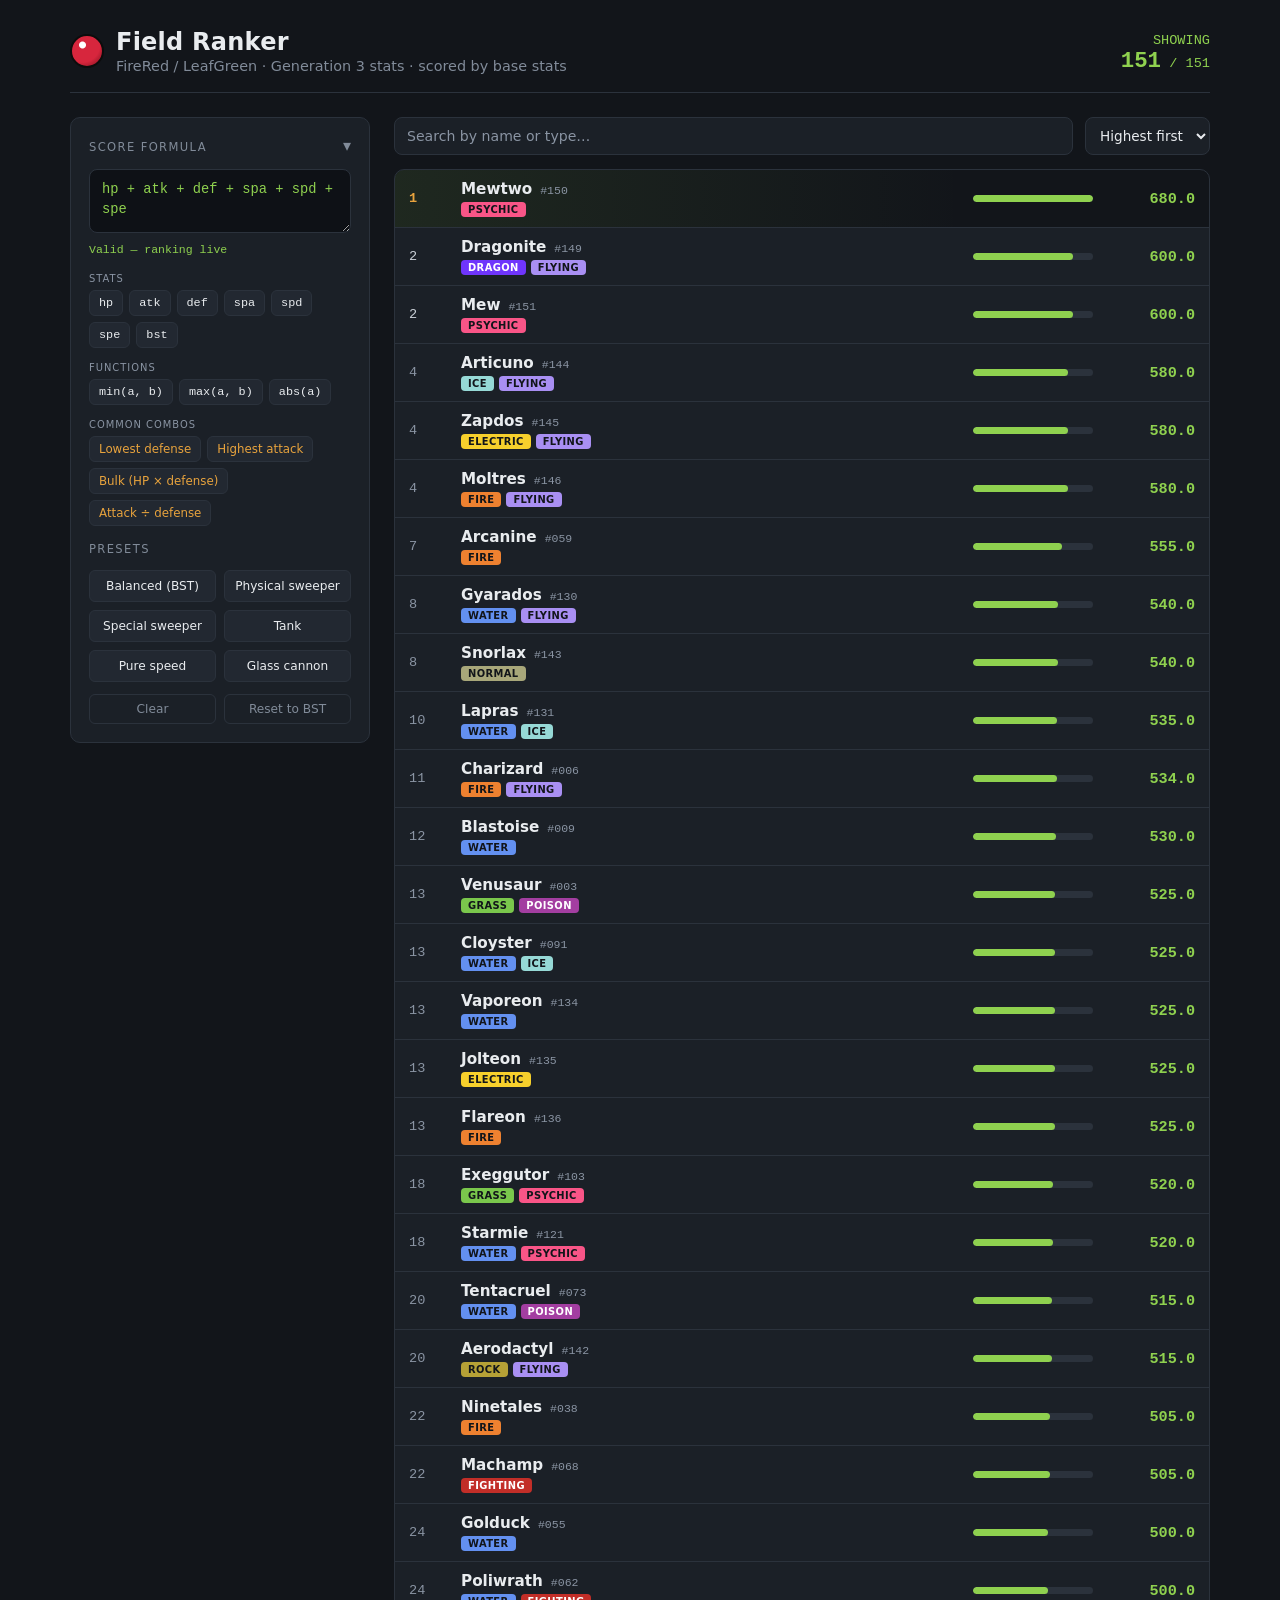
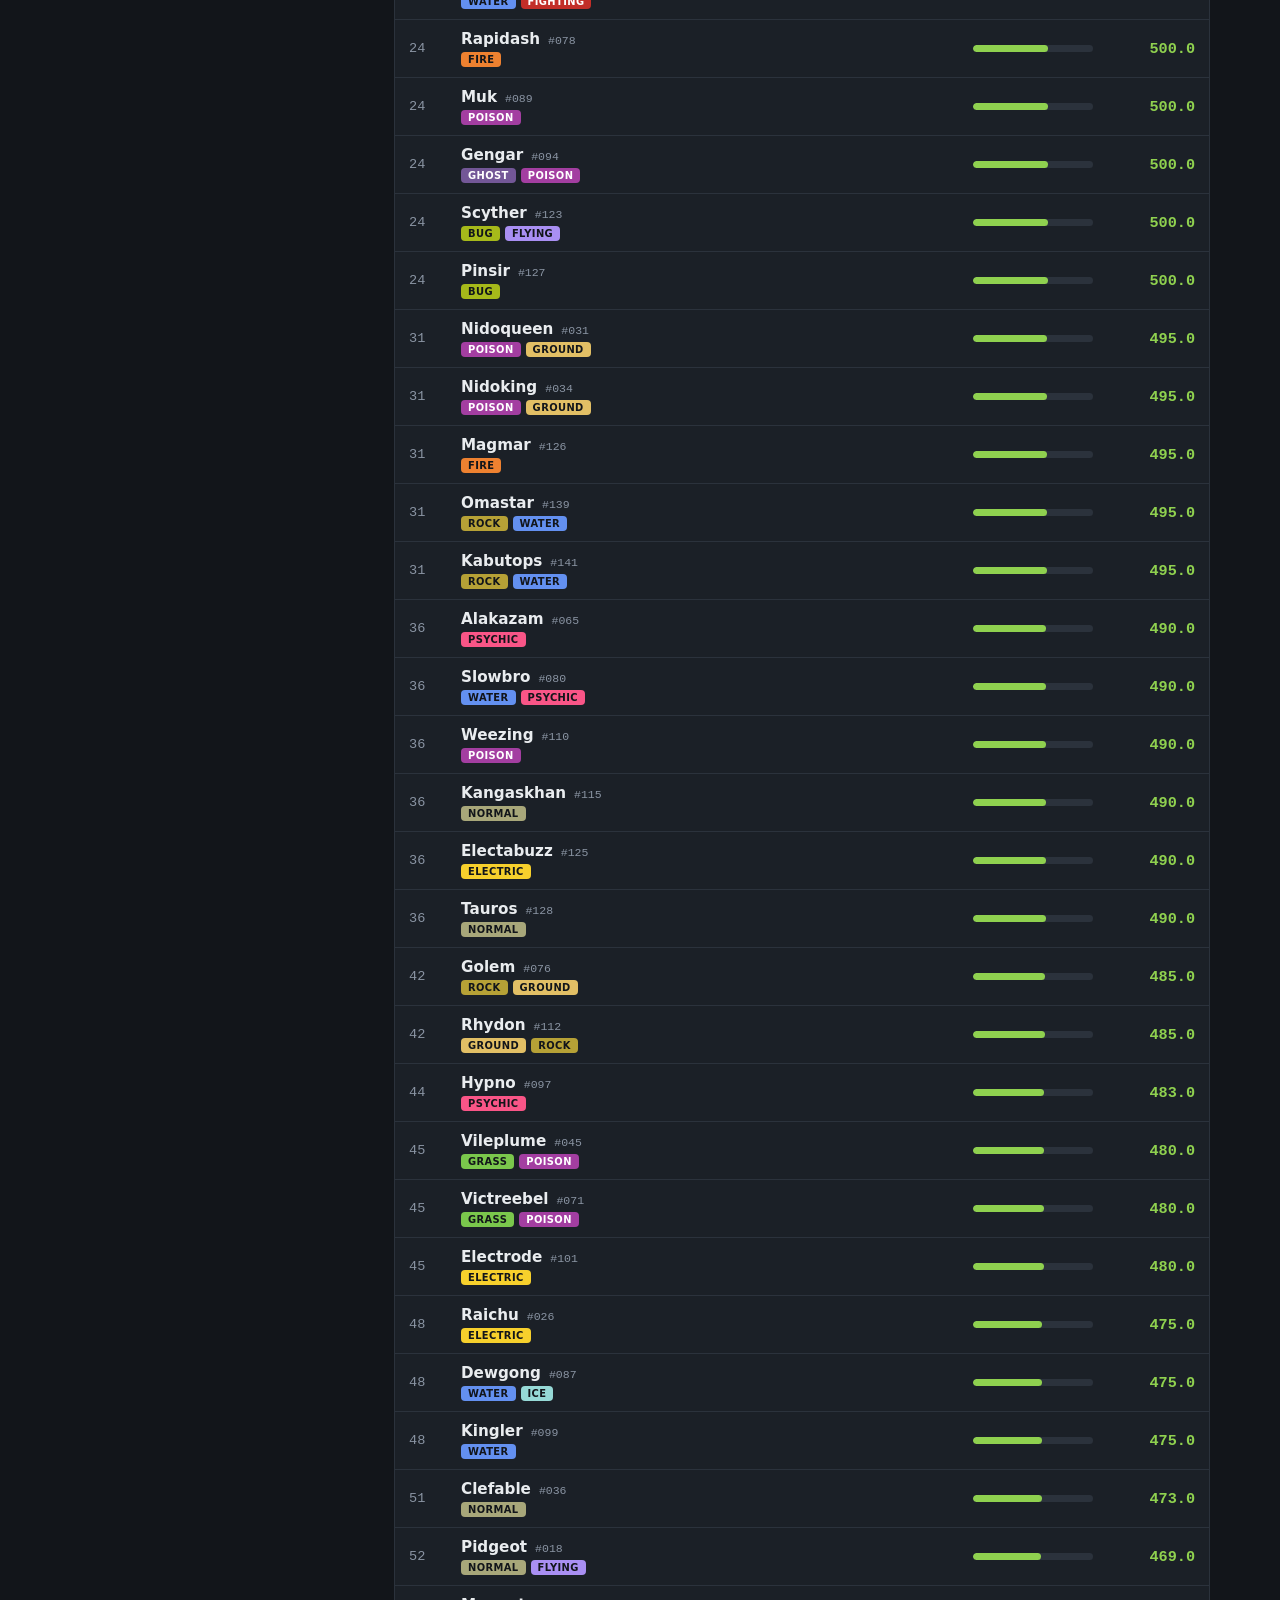
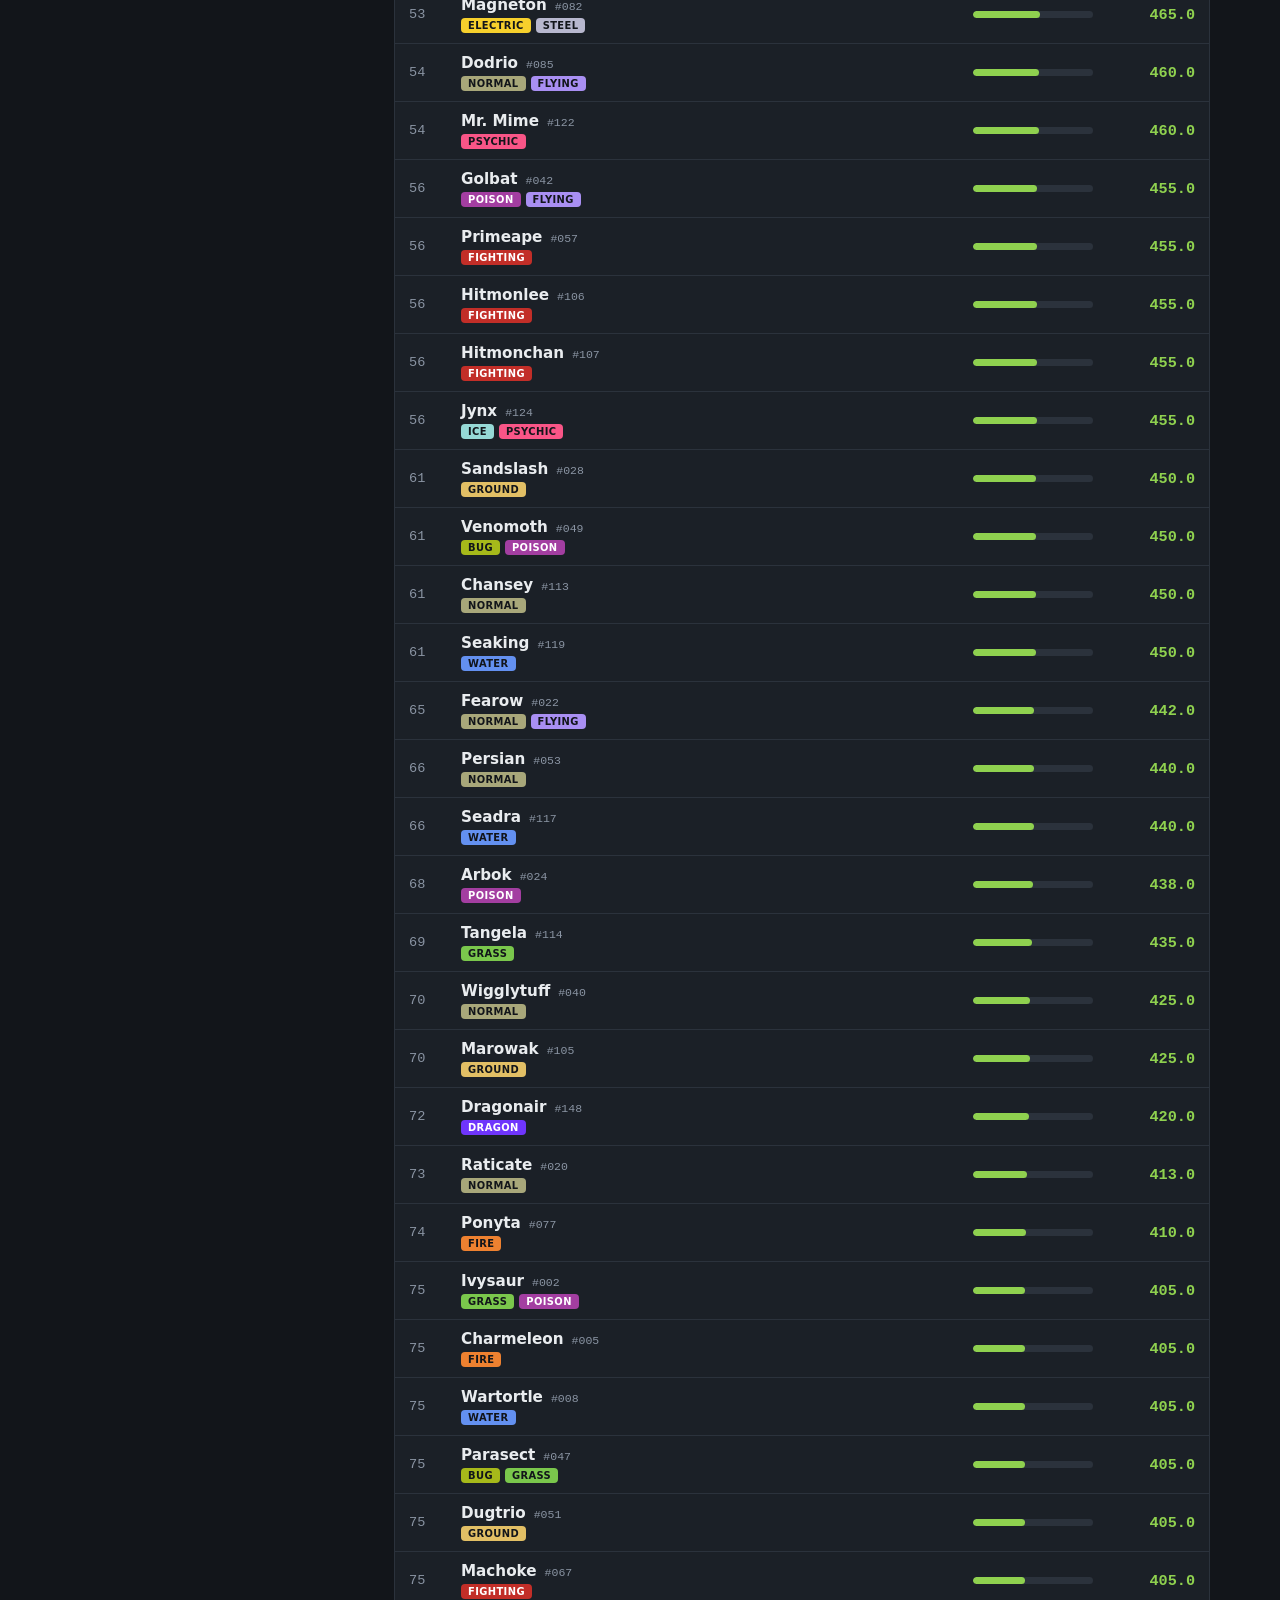
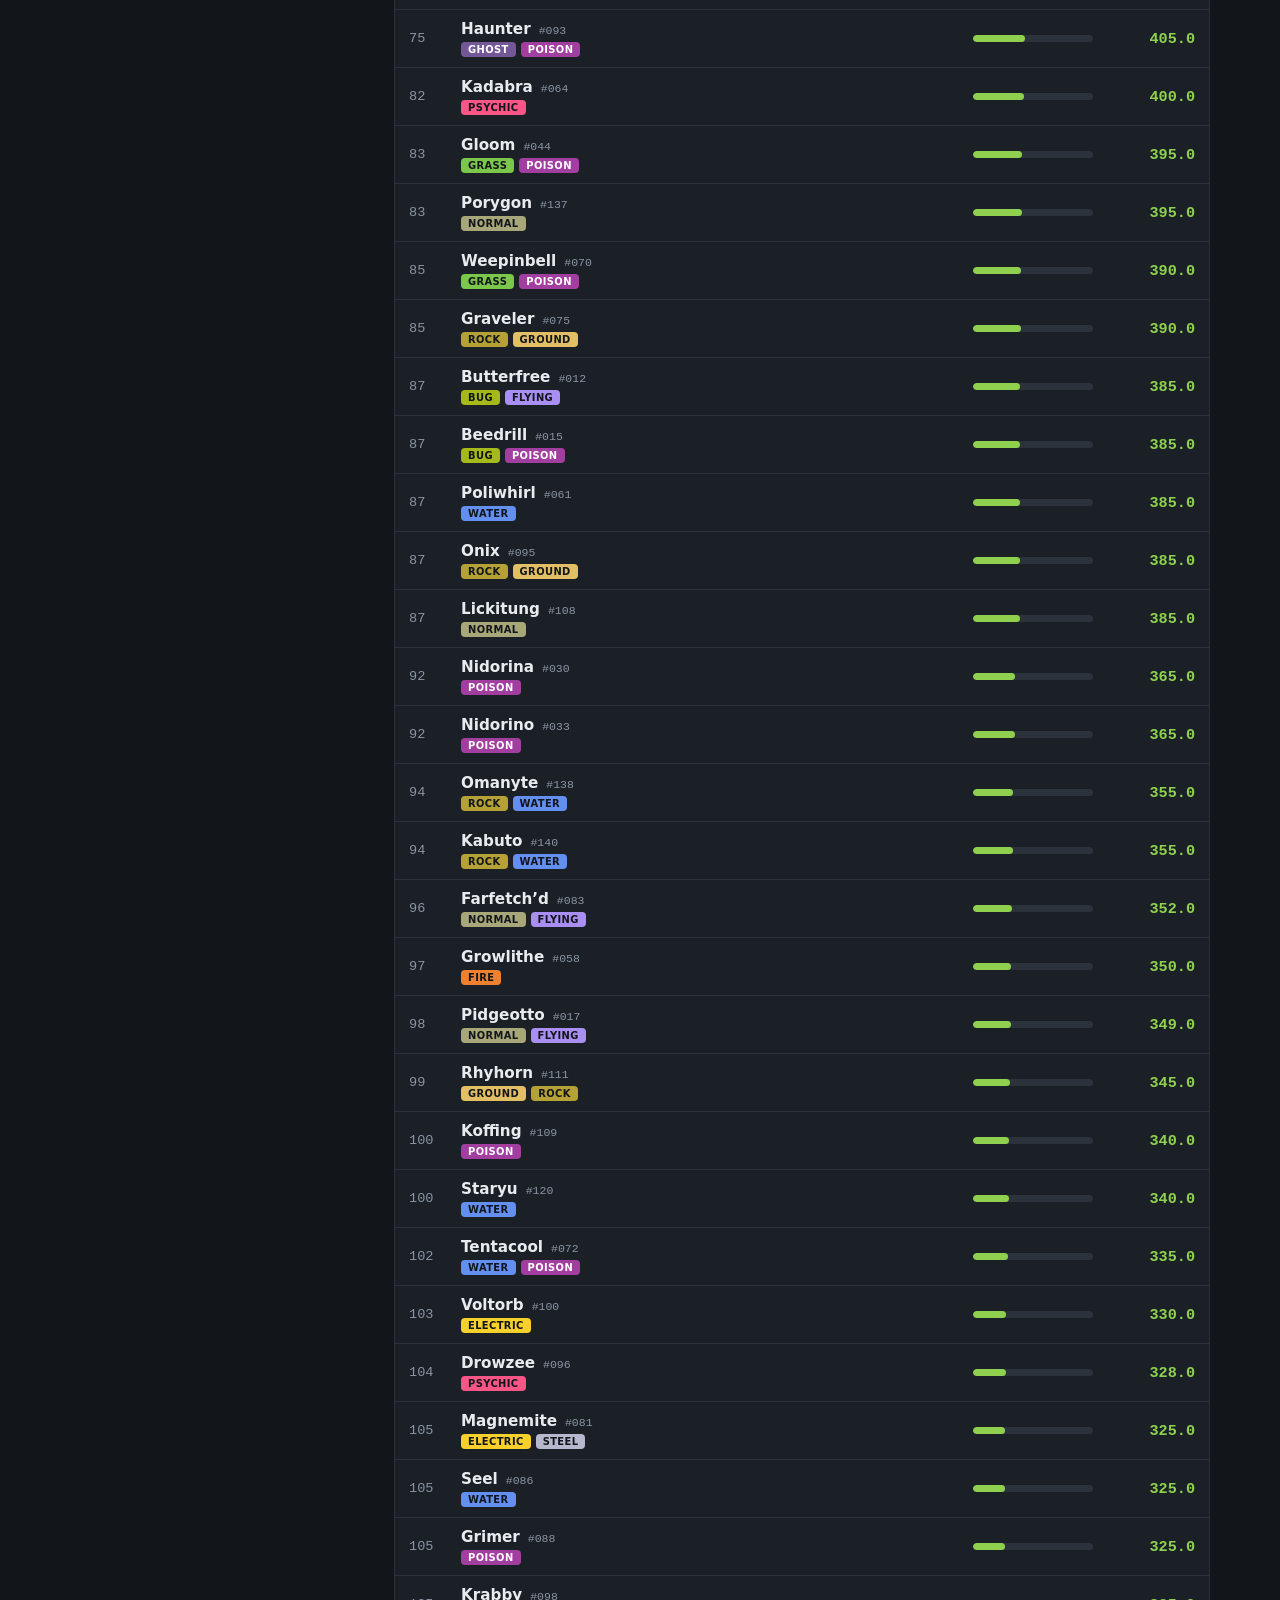
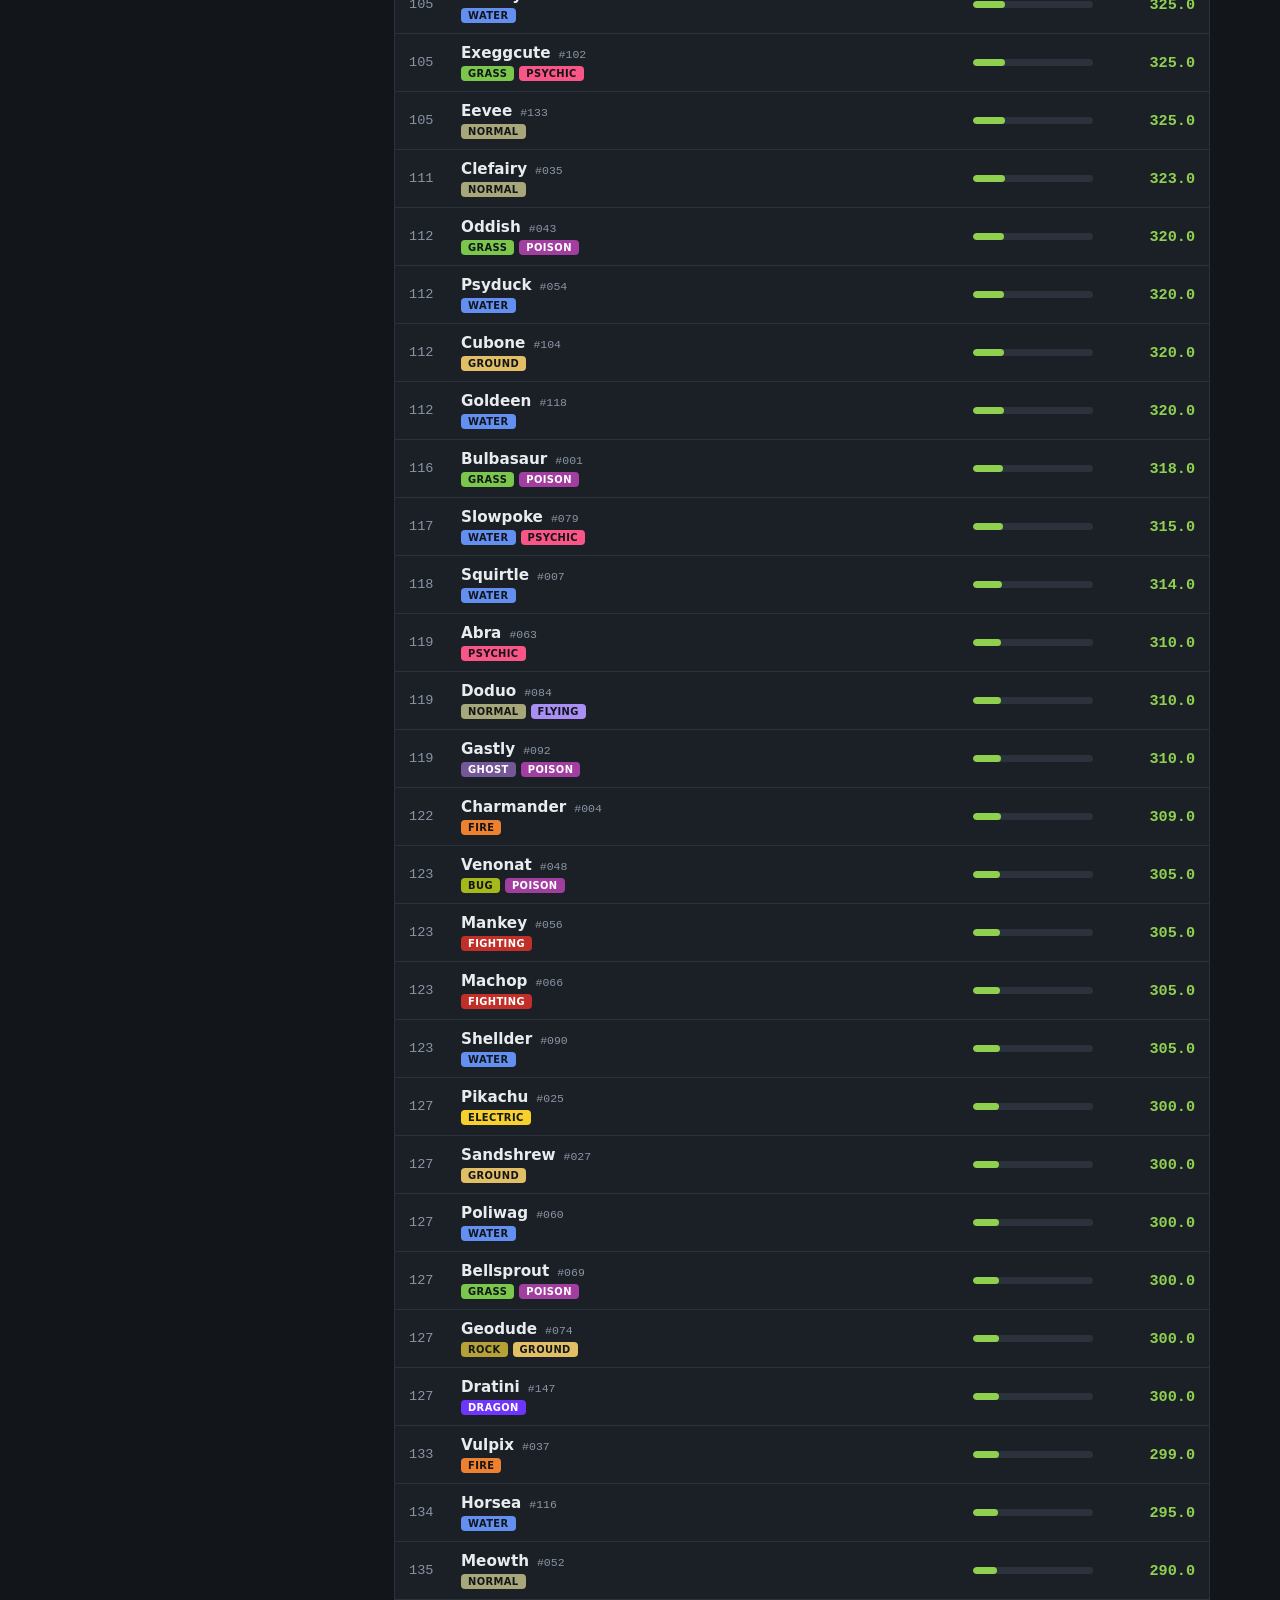
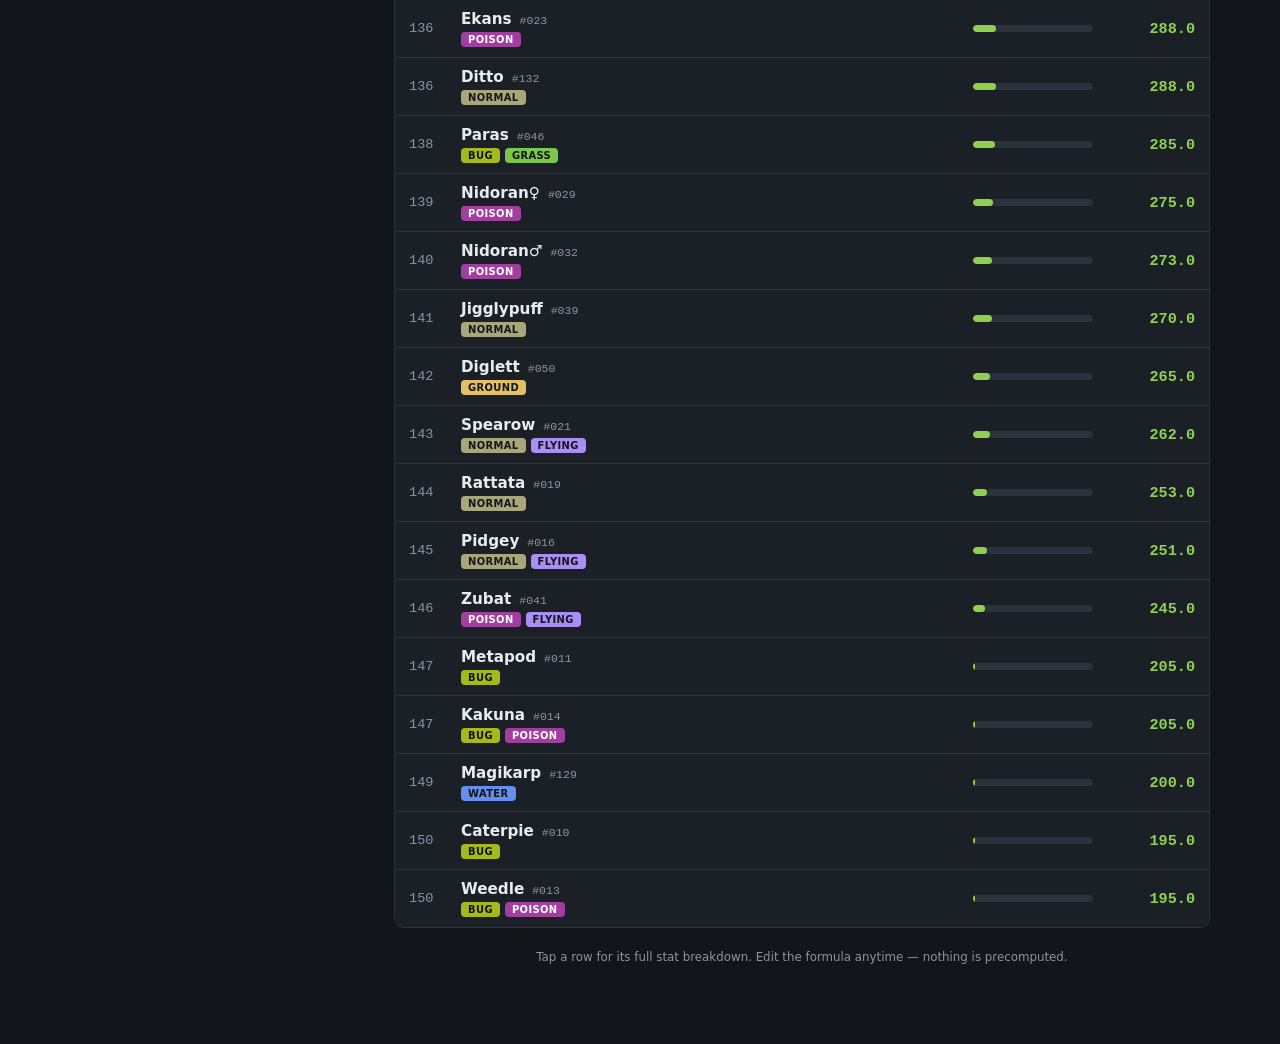
<file: index.html>
<!DOCTYPE html>
<html lang="en">
<head>
<meta charset="UTF-8">
<meta name="viewport" content="width=device-width, initial-scale=1, viewport-fit=cover">
<meta name="description" content="Rank Pokémon by a custom base-stat formula, using the stats from the game you pick.">
<meta name="theme-color" content="#12151A">
<title>Field Ranker — Pokémon Stat Terminal</title>
<link rel="icon" href="data:image/svg+xml,%3Csvg xmlns='http://www.w3.org/2000/svg' viewBox='0 0 32 32'%3E%3Ccircle cx='16' cy='16' r='14' fill='%23D7263D' stroke='%230c0c0c' stroke-width='2'/%3E%3Ccircle cx='11' cy='11' r='3' fill='%23fff'/%3E%3C/svg%3E">
<link rel="stylesheet" href="style.css">
</head>
<body>
<div class="wrap">

  <header>
    <div class="brand">
      <div class="brand-mark"></div>
      <div>
        <h1>Field Ranker</h1>
        <div class="subtitle" id="subtitle">Loading…</div>
      </div>
    </div>
    <div class="count-readout" role="status" aria-label="Pokémon shown">SHOWING<br><span class="n" id="shownCount">–</span> / <span id="totalCount">–</span></div>
  </header>

  <div class="layout">

    <details class="panel" id="panel" open>
      <summary><h2>Score formula</h2><span class="current" id="currentFormula"></span></summary>
      <textarea id="formulaInput" class="formula-input" aria-label="Score formula" aria-describedby="formulaStatus" spellcheck="false" autocapitalize="off" autocomplete="off"></textarea>
      <div class="formula-status" id="formulaStatus" role="status">&nbsp;</div>

      <div class="chip-section">
        <div class="chip-label">Stats</div>
        <div class="chip-row" id="statChips"></div>
      </div>
      <div class="chip-section">
        <div class="chip-label">Functions</div>
        <div class="chip-row" id="fnChips"></div>
      </div>
      <div class="chip-section">
        <div class="chip-label">Common combos</div>
        <div class="chip-row" id="comboChips"></div>
      </div>

      <div class="presets">
        <h2 style="margin-top:16px;">Presets</h2>
        <div class="preset-grid" id="presetGrid"></div>
      </div>

      <div class="reset-line">
        <button class="textbtn" id="clearBtn">Clear</button>
        <button class="textbtn" id="resetBtn">Reset to BST</button>
      </div>
    </details>

    <main class="main">
      <div class="results-head">
        <label class="sr-only" for="searchBox">Search by name or type</label>
        <input class="search-box" id="searchBox" type="search" placeholder="Search by name or type…" autocomplete="off">
        <select class="sortdir" id="sortDir" aria-label="Sort order">
          <option value="desc">Highest first</option>
          <option value="asc">Lowest first</option>
        </select>
      </div>
      <ol class="list" id="list" role="list"></ol>
      <footer>Tap a row for its full stat breakdown. Edit the formula anytime — nothing is precomputed.</footer>
    </main>

  </div>
</div>

<script type="module" src="src/app.js"></script>
</body>
</html>
</file>
<file: style.css>
:root{
  --bg-deep:#12151A;
  --panel:#1B2027;
  --panel-raised:#222831;
  --hairline:#2B323C;
  --text-primary:#E9ECEF;
  --text-muted:#818B99;
  --text-faint:#8A94A3;
  --scan-red:#D7263D;
  --lcd-green:#8FD14F;
  --lcd-green-dim:#4E6B36;
  --amber:#E8A33D;
  --font-ui:system-ui,-apple-system,'Segoe UI',Roboto,sans-serif;
  --font-mono:ui-monospace,'SFMono-Regular',Menlo,Consolas,monospace;
}

*{box-sizing:border-box;}
html{color-scheme:dark;}
html,body{margin:0;padding:0;}
body{
  background:var(--bg-deep);
  color:var(--text-primary);
  font-family:var(--font-ui);
  min-height:100vh;
  -webkit-font-smoothing:antialiased;
}

.wrap{max-width:1180px;margin:0 auto;
  padding:max(28px,env(safe-area-inset-top)) max(20px,env(safe-area-inset-right)) max(80px,env(safe-area-inset-bottom)) max(20px,env(safe-area-inset-left));}

/* ---------- Header ---------- */
header{
  display:flex;
  align-items:flex-end;
  justify-content:space-between;
  gap:20px;
  border-bottom:1px solid var(--hairline);
  padding-bottom:18px;
  margin-bottom:24px;
  flex-wrap:wrap;
}
.brand{display:flex;align-items:center;gap:12px;}
.brand-mark{
  width:34px;height:34px;border-radius:50%;
  background:radial-gradient(circle at 35% 30%, #fff 0 3px, var(--scan-red) 4px 60%, #7a0e1c 100%);
  border:2px solid #0c0c0c;
  flex-shrink:0;
}
h1{
  font-size:1.5rem;
  margin:0;
  letter-spacing:0.01em;
  font-weight:700;
}
.subtitle{color:var(--text-muted);font-size:0.9rem;margin-top:2px;}
.count-readout{
  font-family:var(--font-mono);
  color:var(--lcd-green);
  font-size:0.85rem;
  text-align:right;
}
.count-readout .n{font-size:1.4rem;font-weight:700;}

/* ---------- Layout ---------- */
.layout{
  display:grid;
  grid-template-columns:300px 1fr;
  gap:24px;
  align-items:start;
}
@media (max-width:860px){
  .layout{grid-template-columns:1fr;}
}

/* ---------- Control panel ---------- */
.panel{
  background:var(--panel);
  border:1px solid var(--hairline);
  border-radius:10px;
  padding:18px;
  position:sticky;
  top:16px;
}
@media (max-width:860px){.panel{position:static;}}

.panel h2{
  font-size:0.72rem;
  text-transform:uppercase;
  letter-spacing:0.12em;
  color:var(--text-muted);
  margin:0 0 14px;
  font-weight:500;
}


.formula-input{
  width:100%;
  min-height:64px;
  resize:vertical;
  background:#0E1116;
  border:1px solid var(--hairline);
  border-radius:8px;
  padding:10px 12px;
  color:var(--lcd-green);
  font-family:var(--font-mono);
  font-size:0.86rem;
  line-height:1.45;
}
.formula-input:focus{border-color:var(--lcd-green);}
.formula-status{
  margin-top:6px;
  min-height:16px;
  font-size:0.72rem;
  font-family:var(--font-mono);
  color:var(--text-faint);
}
.formula-status.err{color:var(--scan-red);}
.formula-status.ok{color:var(--lcd-green);}

.chip-section{margin-top:14px;}
.chip-label{
  font-size:0.62rem;
  text-transform:uppercase;
  letter-spacing:0.1em;
  color:var(--text-faint);
  margin-bottom:6px;
}
.chip-row{display:flex;flex-wrap:wrap;gap:6px;}
button.chip{
  background:var(--panel-raised);
  border:1px solid var(--hairline);
  color:var(--text-primary);
  font-family:var(--font-mono);
  font-size:0.74rem;
  padding:5px 9px;
  border-radius:6px;
  cursor:pointer;
}
button.chip:hover{border-color:var(--lcd-green);color:var(--lcd-green);}
button.chip.combo{
  font-family:var(--font-ui);
  color:var(--amber);
}

.presets{margin-top:16px;}
.preset-grid{display:grid;grid-template-columns:1fr 1fr;gap:8px;}
button.preset{
  background:var(--panel-raised);
  border:1px solid var(--hairline);
  color:var(--text-primary);
  font-family:var(--font-ui);
  font-size:0.76rem;
  padding:8px 6px;
  border-radius:6px;
  cursor:pointer;
  transition:border-color .15s ease, color .15s ease;
}
button.preset:hover{border-color:var(--lcd-green);color:var(--lcd-green);}

.reset-line{
  margin-top:12px;
  display:flex;
  gap:8px;
}
button.textbtn{
  flex:1;
  background:none;
  border:1px solid var(--hairline);
  color:var(--text-muted);
  font-family:var(--font-ui);
  font-size:0.76rem;
  padding:7px 6px;
  border-radius:6px;
  cursor:pointer;
}
button.textbtn:hover{color:var(--scan-red);border-color:var(--scan-red);}

/* ---------- Results ---------- */
.results-head{
  display:flex;
  gap:12px;
  margin-bottom:14px;
  flex-wrap:wrap;
}
.search-box{
  flex:1;
  min-width:180px;
  background:var(--panel);
  border:1px solid var(--hairline);
  border-radius:8px;
  padding:9px 12px;
  color:var(--text-primary);
  font-family:var(--font-ui);
  font-size:0.88rem;
}
.search-box::placeholder{color:var(--text-faint);}
.search-box:focus{border-color:var(--lcd-green);}

select.sortdir{
  background:var(--panel);
  border:1px solid var(--hairline);
  color:var(--text-primary);
  border-radius:8px;
  padding:9px 10px;
  font-family:var(--font-ui);
  font-size:0.85rem;
}

.list{
  border:1px solid var(--hairline);
  border-radius:10px;
  overflow:hidden;
}
.list{margin:0;padding:0;list-style:none;}
.item{border-bottom:1px solid var(--hairline);}
.item:last-child{border-bottom:none;}
.row{
  display:grid;
  grid-template-columns:40px 1fr 120px 90px;
  align-items:center;
  gap:12px;
  width:100%;
  padding:10px 14px;
  background:var(--panel);
  border:0;
  color:inherit;
  font:inherit;
  text-align:left;
  cursor:pointer;
}
.row:hover{background:var(--panel-raised);}
.row.top1{background:linear-gradient(90deg, rgba(143,209,79,0.10), transparent 70%);}

.rank{
  font-family:var(--font-mono);
  color:var(--text-faint);
  font-size:0.85rem;
}
.rank.r1{color:var(--amber);font-weight:700;}
.rank.r2{color:#C9CFD6;}
.rank.r3{color:#B08D57;}

.name-cell{display:flex;flex-direction:column;gap:4px;min-width:0;}
.name-line{display:flex;align-items:baseline;gap:8px;}
.pname{font-weight:700;font-size:0.95rem;}
.pnum{font-family:var(--font-mono);color:var(--text-faint);font-size:0.72rem;}
.types{display:flex;gap:5px;flex-wrap:wrap;}
.type-badge{
  font-size:0.62rem;
  letter-spacing:0.04em;
  text-transform:uppercase;
  padding:2px 7px;
  border-radius:4px;
  color:#12151A;
  font-weight:700;
}

.bar-track{
  height:7px;
  background:var(--hairline);
  border-radius:4px;
  overflow:hidden;
}
.bar-fill{
  display:block;
  height:100%;
  background:var(--lcd-green);
  border-radius:4px;
}

.score-cell{
  font-family:var(--font-mono);
  text-align:right;
  color:var(--lcd-green);
  font-size:0.95rem;
  font-weight:700;
}

.breakdown{
  padding:10px 14px 14px 52px;
  background:#0E1116;
  border-top:1px dashed var(--hairline);
}
.stat-grid{
  display:grid;
  grid-template-columns:repeat(6,1fr);
  gap:10px;
}
@media (max-width:640px){
  .stat-grid{grid-template-columns:repeat(3,1fr);}
  .row{grid-template-columns:32px 1fr 70px;}
  .bar-cell{display:none;}
}
.stat-chip{text-align:center;}
.stat-chip .v{font-family:var(--font-mono);font-size:0.95rem;color:var(--text-primary);}
.stat-chip .k{font-size:0.62rem;color:var(--text-faint);text-transform:uppercase;letter-spacing:0.08em;margin-top:2px;}

.empty{
  padding:40px 20px;
  text-align:center;
  color:var(--text-muted);
  font-size:0.9rem;
}

footer{
  margin-top:22px;
  color:var(--text-faint);
  font-size:0.74rem;
  text-align:center;
}

:focus-visible{outline:2px solid var(--lcd-green);outline-offset:2px;}
.row:focus-visible{outline-offset:-2px;}

/* ---------- Collapsible control panel ---------- */
.panel summary{
  list-style:none;
  cursor:pointer;
  display:flex;
  justify-content:space-between;
  gap:12px;
  align-items:baseline;
  margin:0;
}
.panel summary::-webkit-details-marker{display:none;}
.panel summary::after{content:"▾";color:var(--text-muted);}
.panel:not([open]) summary::after{content:"▸";}
.panel summary h2{margin:0;}
.panel[open] summary{margin-bottom:14px;}
.panel summary .current{
  font-family:var(--font-mono);
  font-size:0.78rem;
  color:var(--lcd-green);
  overflow:hidden;
  text-overflow:ellipsis;
  white-space:nowrap;
  min-width:0;
  flex:1;
  text-align:right;
}
.panel[open] summary .current{display:none;}
.panel{max-height:calc(100vh - 32px);overflow-y:auto;}
.field-label{display:block;margin-bottom:6px;font-size:0.72rem;color:var(--text-muted);}
.sr-only{position:absolute;width:1px;height:1px;overflow:hidden;clip:rect(0 0 0 0);white-space:nowrap;}

@media (pointer:coarse){
  button.chip,button.preset,button.textbtn{min-height:40px;}
}
@media (max-width:860px){
  .panel{max-height:none;overflow:visible;}
}
@media (max-width:640px){
  header{align-items:flex-start;}
  .count-readout{text-align:left;}
  .count-readout br{display:none;}
  .count-readout .n{font-size:1.1rem;}
  .breakdown{padding-left:14px;}
}

/* Grid items default to min-width:auto, so a long formula would widen the page. */
.layout > *{min-width:0;}
@media (max-width:640px){
  .count-readout .n{margin-left:6px;}
}
</file>
